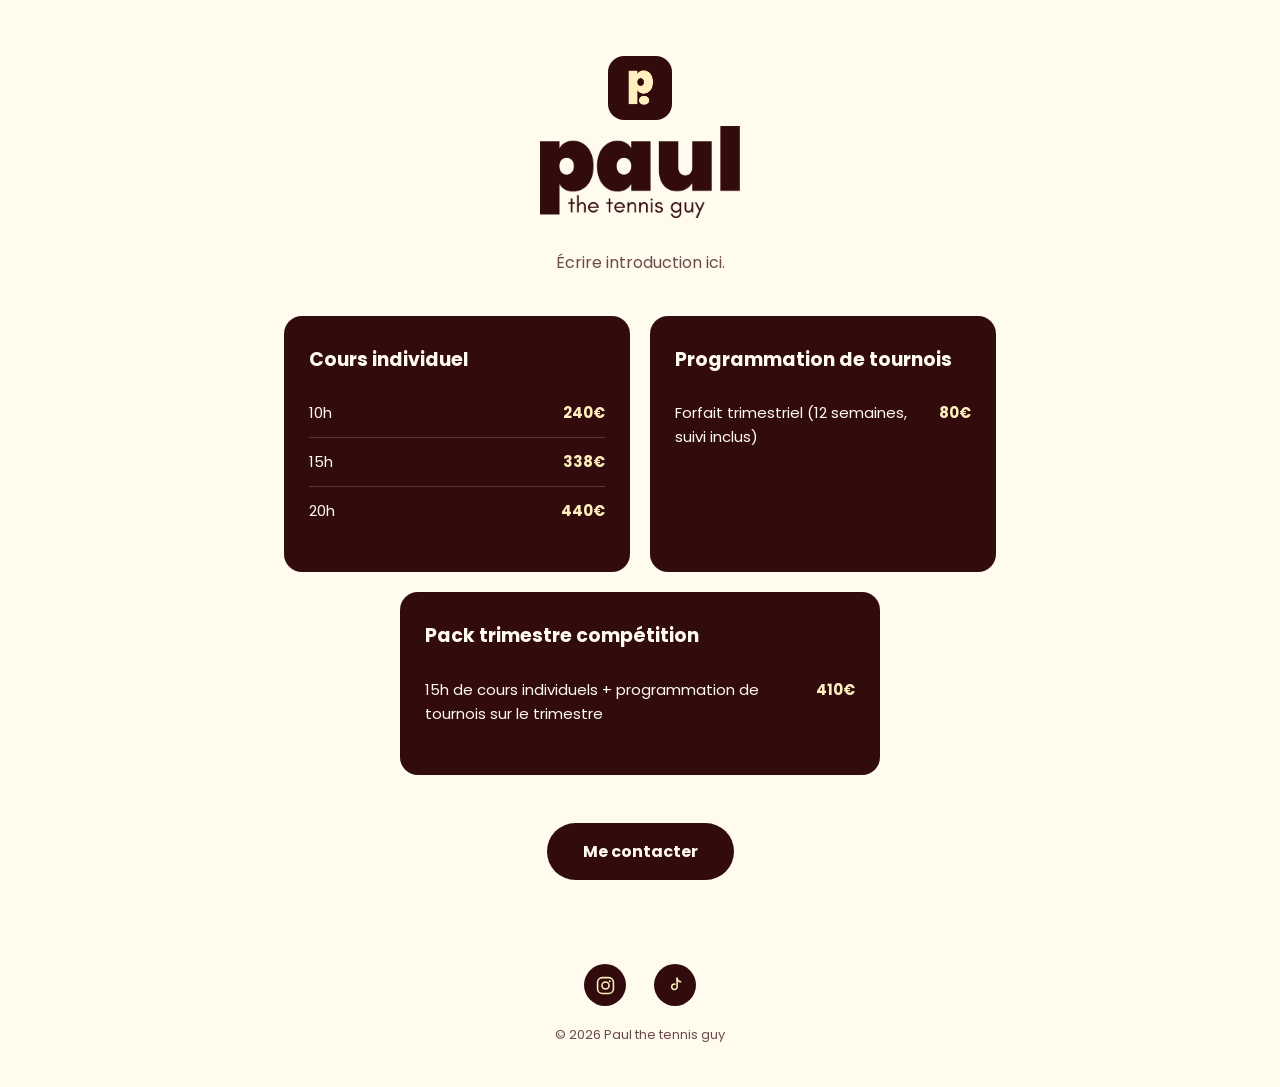
<file: index.html>
<!DOCTYPE html>
<html lang="fr">
<head>
<meta charset="UTF-8">
<meta name="viewport" content="width=device-width, initial-scale=1.0">
<title>Paul the tennis guy — Cours de tennis</title>

<!-- ==========================================================================
     MODIFIABLE : titre de l'onglet du navigateur ci-dessus (balise <title>)
     ========================================================================== -->

<!-- Police Poppins chargée depuis Google Fonts (gratuite).
     Glacial Indifference n'est pas dispo sur Google Fonts : voir style.css
     section 2 pour l'ajouter toi-même si tu as les fichiers de police. -->
<link rel="preconnect" href="https://fonts.googleapis.com">
<link href="https://fonts.googleapis.com/css2?family=Poppins:wght@400;600;700;800&display=swap" rel="stylesheet">

<link rel="stylesheet" href="style.css">
</head>
<body>
<div class="page">

  <!-- ========================================================================
       EN-TÊTE / LOGO
       MODIFIABLE : si tu as un fichier logo exporté (PNG/SVG), remplace tout
       le bloc <div class="logo-mark">...</div> par :
       <img src="assets/logo.png" alt="Paul the tennis guy" style="width:68px;height:68px;">
       ======================================================================== -->
  <header class="entete">
    <!-- MODIFIABLE : logo officiel (fichiers dans /assets). Fond bordeaux ici
         car cette page a un fond clair — sur la page contact (fond rouge),
         on utilise la version crème pour rester lisible. -->
    <img src="[data-uri]" alt="Paul the tennis guy" class="logo-mark-img">
    <img src="[data-uri]" alt="paul the tennis guy" class="logo-wordmark-img">
  </header>

  <div class="conteneur">

    <!-- ======================================================================
         PARAGRAPHE D'INTRODUCTION
         MODIFIABLE : remplace le texte "XXXXX" ci-dessous par ta présentation
         ====================================================================== -->
    <section class="intro">
      <p>Écrire introduction ici.</p>
    </section>

    <!-- ======================================================================
         TARIFS — deux colonnes
         MODIFIABLE : noms de prestations et prix.
         Colonne de gauche : ajoute/retire des <li> autant que nécessaire
         pour tes différentes prestations (cours individuel, duo, stage...).
         ====================================================================== -->
    <section class="tarifs" aria-label="Tarifs">

      <!-- Colonne 1 : prestations à l'unité -->
      <div class="carte-tarif carte-tarif--accent">
        <div class="carte-tarif__titre">Cours individuel</div>
        <ul class="liste-prestations">
          <li>
            <span class="prestation-nom">10h</span>
            <span class="prestation-prix">240€</span>
          </li>
          <li>
            <span class="prestation-nom">15h</span>
            <span class="prestation-prix">338€</span>
          </li>
          <li>
            <span class="prestation-nom">20h</span>
            <span class="prestation-prix">440€</span>
          </li>
        </ul>
      </div>

      <!-- Colonne 2 : programmation de tournois -->
      <div class="carte-tarif carte-tarif--accent">
        <div class="carte-tarif__titre">Programmation de tournois</div>
        <ul class="liste-prestations">
          <li>
            <span class="prestation-nom">Forfait trimestriel (12 semaines, suivi inclus)</span>
            <span class="prestation-prix">80€</span>
          </li>
        </ul>
      </div>

      <div class="carte-tarif carte-tarif--accent carte-tarif--centree">
        <div class="carte-tarif__titre">Pack trimestre compétition</div>
        <ul class="liste-prestations">
          <li>
            <span class="prestation-nom">15h de cours individuels + programmation de tournois sur le trimestre</span>
            <span class="prestation-prix">410€</span>
          </li>
        </ul>
      </div>

    </section>

    <!-- ======================================================================
         BOUTON VERS LE FORMULAIRE DE CONTACT
         MODIFIABLE : 
         - texte du bouton (actuellement "Me contacter")
         - lien du formulaire dans href (actuellement ton formulaire Notion)
         Le formulaire s'ouvre dans un nouvel onglet (target="_blank").
         ====================================================================== -->
    <div class="zone-cta">
      <a href="https://amusing-chicken-ad7.notion.site/3d8ff3b507dc80b79531e9013d52a9ff" class="bouton bouton--principal" target="_blank" rel="noopener noreferrer">Me contacter</a>
    </div>

  </div>

  <!-- ========================================================================
       PIED DE PAGE — RÉSEAUX SOCIAUX
       MODIFIABLE : remplace les href="#" par tes vrais liens Instagram / TikTok
       quand tu les auras (ex : href="https://instagram.com/tonpseudo")
       ======================================================================== -->
  <footer class="pied-de-page">
    <div class="reseaux">
      <a href="#" aria-label="Instagram">
        <svg viewBox="0 0 24 24" fill="none" xmlns="http://www.w3.org/2000/svg">
          <rect x="2" y="2" width="20" height="20" rx="6" stroke="#FFEFBE" stroke-width="2"/>
          <circle cx="12" cy="12" r="4.5" stroke="#FFEFBE" stroke-width="2"/>
          <circle cx="17.4" cy="6.6" r="1.2" fill="#FFEFBE"/>
        </svg>
      </a>
      <a href="#" aria-label="TikTok">
        <svg viewBox="0 0 24 24" fill="none" xmlns="http://www.w3.org/2000/svg">
          <path d="M14 3v10.6a3.4 3.4 0 1 1-2.6-3.3" stroke="#FFEFBE" stroke-width="2" stroke-linecap="round"/>
          <path d="M14 3c.4 2.3 2 4 4.4 4.3" stroke="#FFEFBE" stroke-width="2" stroke-linecap="round"/>
        </svg>
      </a>
    </div>
    <small>© 2026 Paul the tennis guy</small>
  </footer>

</div>
</body>
</html>
</file>
<file: style.css>
/* ==========================================================================
   PAUL THE TENNIS GUY — FEUILLE DE STYLE PARTAGÉE
   ==========================================================================
   Ce fichier est utilisé par index.html (landing) ET contact.html.
   Toutes les zones que tu peux vouloir modifier sont indiquées par un
   commentaire "MODIFIABLE :".
   ========================================================================== */

/* --------------------------------------------------------------------------
   1) COULEURS — MODIFIABLE : change juste les codes hexa ici, tout le site
      se met à jour automatiquement (couleurs venant de ta charte graphique).
   -------------------------------------------------------------------------- */
:root {
  --rouge1:        #541515; /* Rouge 1 */
  --jaune:          #FFEFBE; /* Jaune */
  --blanc-creme:    #FFFBED; /* Blanc (crème) */
  --bordeaux:       #320C0C; /* Bordeaux (le plus foncé) */

  /* Rôles attribués aux couleurs — change ici si tu veux inverser
     par ex. un fond bordeaux au lieu d'un fond crème */
  --couleur-fond:        var(--blanc-creme);
  --couleur-texte:       var(--bordeaux);
  --couleur-texte-doux:  #6b4a4a; /* gris-bordeaux pour texte secondaire */
  --couleur-accent:      var(--rouge1);
  --couleur-accent-fonce:var(--bordeaux);
  --couleur-carte:       #ffffff;
  --couleur-bouton-texte:var(--blanc-creme);
}

/* --------------------------------------------------------------------------
   1bis) VARIANTE "INVERSÉE" (utilisée sur la page contact)
   -------------------------------------------------------------------------- 
   MODIFIABLE : ajoute la classe "page--inversee" sur la balise <body> d'une
   page pour basculer sur un fond rouge avec le texte en crème, tout en
   gardant la même palette de marque. Change les variables ci-dessous si tu
   veux ajuster ce look (ex. remplacer --rouge1 par --bordeaux pour un fond
   encore plus foncé).
*/
body.page--inversee {
  --couleur-fond:         var(--rouge1);
  --couleur-texte:        var(--blanc-creme);
  --couleur-texte-doux:   rgba(255, 251, 237, 0.72);
  --couleur-carte:        var(--blanc-creme);
  --couleur-accent:       var(--rouge1);
  --couleur-accent-fonce: var(--jaune);
  --couleur-bouton-texte: var(--bordeaux);
}

/* --------------------------------------------------------------------------
   2) TYPOGRAPHIE — MODIFIABLE
   -------------------------------------------------------------------------- 
   Ta charte utilise deux polices : Poppins (titres/gras) et Glacial
   Indifference (texte courant). Poppins est chargée via Google Fonts
   (voir la balise <link> dans le <head> des pages HTML).

   Glacial Indifference N'EST PAS disponible sur Google Fonts (c'est une
   police payante/à licence séparée). Si tu possèdes les fichiers de police
   (.woff2), décommente et complète le bloc @font-face ci-dessous, dépose
   les fichiers dans /assets/fonts/, et le site l'utilisera automatiquement.
   En attendant, on utilise une police système proche (sans-serif) en repli.
*/

/*
@font-face {
  font-family: "Glacial Indifference";
  src: url("assets/fonts/GlacialIndifference-Regular.woff2") format("woff2");
  font-weight: 400;
  font-style: normal;
}
@font-face {
  font-family: "Glacial Indifference";
  src: url("assets/fonts/GlacialIndifference-Bold.woff2") format("woff2");
  font-weight: 700;
  font-style: normal;
}
*/

:root {
  --police-titres: "Poppins", sans-serif;
  --police-texte:  "Glacial Indifference", "Poppins", sans-serif;
}

* { box-sizing: border-box; }

html, body {
  margin: 0;
  padding: 0;
}

body {
  background: var(--couleur-fond);
  color: var(--couleur-texte);
  font-family: var(--police-texte);
  font-size: 17px;
  line-height: 1.6;
  -webkit-font-smoothing: antialiased;
}

h1, h2, h3 {
  font-family: var(--police-titres);
  font-weight: 700;
  margin: 0 0 0.5em 0;
  color: var(--couleur-texte);
}

a { color: inherit; }

img, svg { max-width: 100%; display: block; }

/* --------------------------------------------------------------------------
   3) STRUCTURE GÉNÉRALE
   -------------------------------------------------------------------------- */
.page {
  min-height: 100vh;
  display: flex;
  flex-direction: column;
}

.conteneur {
  width: 100%;
  max-width: 760px;
  margin: 0 auto;
  padding: 0 24px;
}

/* --------------------------------------------------------------------------
   4) EN-TÊTE / LOGO — MODIFIABLE
   -------------------------------------------------------------------------- 
   Le logo est fait en SVG directement dans le HTML (pas une image),
   ce qui permet de changer sa couleur facilement avec --couleur-accent.
   Si tu préfères utiliser ton propre fichier logo (PNG/SVG exporté),
   remplace le bloc <div class="logo">...</div> dans le HTML par :
   <img src="assets/logo.png" alt="Paul the tennis guy" class="logo-image">
*/
.entete {
  padding: 56px 0 24px;
  text-align: center;
}

.logo-mark {
  width: 68px;
  height: 68px;
  margin: 0 auto 18px;
  border-radius: 20px;
  background: var(--couleur-accent-fonce);
  display: flex;
  align-items: center;
  justify-content: center;
}

.logo-mark svg { width: 34px; height: 34px; }

.logo-texte {
  font-family: var(--police-titres);
  font-weight: 800;
  font-size: 30px;
  letter-spacing: -0.02em;
  color: var(--couleur-texte);
}

.logo-souslegende {
  font-family: var(--police-texte);
  font-size: 14px;
  color: var(--couleur-texte-doux);
  margin-top: -2px;
}

/* --------------------------------------------------------------------------
   4bis) LOGO EN VRAIS FICHIERS IMAGE (mark + wordmark fournis par l'utilisateur)
   -------------------------------------------------------------------------- 
   MODIFIABLE : 
   - "logo-mark-img" = le pictogramme carré "P."
   - "logo-wordmark-img" = le logo texte "paul the tennis guy"
   Pour changer la taille, ajuste juste "width" / "max-width" ci-dessous.
*/
.logo-mark-img {
  width: 64px;
  height: 64px;
  margin: 0 auto 6px; /* espace réduit entre le pictogramme et le mot "paul" */
  display: block;
  border-radius: 16px;
}

.logo-wordmark-img {
  max-width: 200px;
  width: 100%;
  height: auto;
  margin: 0 auto;
  display: block;
}

/* --------------------------------------------------------------------------
   5) INTRO / PARAGRAPHE — MODIFIABLE : texte dans le HTML (balise <p id="intro">)
   -------------------------------------------------------------------------- */
.intro {
  text-align: center;
  padding: 8px 0 40px;
}

.intro p {
  max-width: 480px;
  margin: 0 auto;
  color: var(--couleur-texte-doux);
  font-size: 16px;
}

/* --------------------------------------------------------------------------
   6) TARIFS — MODIFIABLE : contenu dans le HTML, styles ici
   -------------------------------------------------------------------------- */
.tarifs {
  display: grid;
  grid-template-columns: 1fr 1fr;
  gap: 20px;
  padding: 0 0 40px;
}

@media (max-width: 620px) {
  .tarifs { grid-template-columns: 1fr; }
}

.carte-tarif {
  background: var(--couleur-carte);
  border: 1.5px solid rgba(50, 12, 12, 0.12);
  border-radius: 18px;
  padding: 28px 24px;
  display: flex;
  flex-direction: column;
}

.carte-tarif__titre {
  font-family: var(--police-titres);
  font-weight: 700;
  font-size: 19px;
  margin-bottom: 14px; /* espace sous le titre (pas de sous-titre actuellement) */
}

.carte-tarif__soustitre {
  font-size: 14px;
  color: var(--couleur-texte-doux);
  margin-bottom: 20px;
}

.liste-prestations {
  list-style: none;
  margin: 0 0 8px;
  padding: 0;
  flex-grow: 1;
}

.liste-prestations li {
  display: flex;
  justify-content: space-between;
  align-items: baseline;
  gap: 12px;
  padding: 12px 0;
  border-top: 1px solid rgba(50, 12, 12, 0.1);
}

.liste-prestations li:first-child { border-top: none; }

.prestation-nom { font-size: 15px; }

.prestation-prix {
  font-family: var(--police-titres);
  font-weight: 700;
  font-size: 15px;
  white-space: nowrap;
  color: var(--couleur-accent);
}

.carte-tarif--accent {
  background: var(--couleur-accent-fonce);
  border-color: transparent;
  color: var(--couleur-fond);
}
.carte-tarif--accent .carte-tarif__titre,
.carte-tarif--accent .carte-tarif__soustitre { color: var(--couleur-fond); }
.carte-tarif--accent .liste-prestations li { border-top-color: rgba(255,255,255,0.18); }
.carte-tarif--accent .prestation-prix { color: var(--jaune); }

/* MODIFIABLE : ajoute cette classe à une carte pour qu'elle s'étende sur
   toute la largeur des deux colonnes et reste centrée (ex. une 3e carte
   ajoutée sous les deux premières) */
.carte-tarif--centree {
  grid-column: 1 / -1;
  max-width: 480px;
  margin: 0 auto;
  width: 100%;
}

.tarif-note {
  font-size: 13px;
  color: var(--couleur-texte-doux);
  margin-top: 4px;
}
.carte-tarif--accent .tarif-note { color: rgba(255,251,237,0.7); }

/* --------------------------------------------------------------------------
   7) BOUTONS — MODIFIABLE : couleur héritée de --couleur-accent / accent-fonce
   -------------------------------------------------------------------------- */
.bouton {
  display: inline-block;
  font-family: var(--police-titres);
  font-weight: 700;
  font-size: 16px;
  text-decoration: none;
  padding: 16px 36px;
  border-radius: 100px;
  transition: transform 0.15s ease, opacity 0.15s ease;
}

.bouton--principal {
  background: var(--couleur-accent-fonce);
  color: var(--couleur-bouton-texte);
}

.bouton--principal:hover { opacity: 0.88; }
.bouton--principal:focus-visible { outline: 3px solid var(--jaune); outline-offset: 2px; }

.zone-cta {
  text-align: center;
  padding: 8px 0 56px;
}

/* --------------------------------------------------------------------------
   8) SECTION CONTACT (page contact.html) — MODIFIABLE
   -------------------------------------------------------------------------- */
.bloc-contact {
  padding: 0 0 48px;
  display: grid;
  grid-template-columns: 1fr 1fr;
  gap: 32px;
}

/* MODIFIABLE : utilisée quand il n'y a que le formulaire (plus de bloc
   "coordonnées" à côté) — une seule colonne centrée */
.bloc-contact--seul {
  grid-template-columns: 1fr;
  max-width: 480px;
  margin: 0 auto;
}

@media (max-width: 620px) {
  .bloc-contact { grid-template-columns: 1fr; }
}

.carte-contact {
  background: var(--couleur-carte);
  border: 1.5px solid rgba(50, 12, 12, 0.12);
  border-radius: 18px;
  padding: 28px 24px;
  /* La carte reste toujours claire (même sur la page inversée), donc son
     texte reste toujours foncé, indépendamment de --couleur-texte */
  color: var(--bordeaux);
}

.carte-contact h2 {
  font-size: 18px;
  margin-bottom: 18px;
  color: var(--bordeaux);
}

.champ {
  margin-bottom: 16px;
}

.champ label {
  display: block;
  font-size: 13px;
  font-weight: 700;
  font-family: var(--police-titres);
  margin-bottom: 6px;
}

.champ input,
.champ textarea {
  width: 100%;
  font-family: var(--police-texte);
  font-size: 15px;
  padding: 12px 14px;
  border-radius: 10px;
  border: 1.5px solid rgba(50, 12, 12, 0.18);
  background: var(--blanc-creme);
  color: var(--bordeaux);
}

.champ textarea { resize: vertical; min-height: 110px; }

.champ input:focus,
.champ textarea:focus {
  outline: none;
  border-color: var(--couleur-accent);
}

.bouton-form {
  width: 100%;
  border: none;
  cursor: pointer;
  font-family: var(--police-titres);
  font-weight: 700;
  font-size: 15px;
  padding: 14px;
  border-radius: 10px;
  background: var(--couleur-accent-fonce);
  color: var(--couleur-bouton-texte);
}
.bouton-form:hover { opacity: 0.9; }

.coordonnee {
  display: flex;
  align-items: flex-start;
  gap: 12px;
  padding: 14px 0;
  border-top: 1px solid rgba(50, 12, 12, 0.1);
}
.coordonnee:first-of-type { border-top: none; padding-top: 0; }

.coordonnee__icone {
  width: 20px;
  height: 20px;
  flex-shrink: 0;
  margin-top: 2px;
  color: var(--couleur-accent);
}

.coordonnee__label {
  font-size: 12px;
  font-weight: 700;
  font-family: var(--police-titres);
  text-transform: uppercase;
  letter-spacing: 0.04em;
  color: var(--couleur-texte-doux);
  margin-bottom: 2px;
}

.coordonnee__valeur { font-size: 15px; }

/* --------------------------------------------------------------------------
   9) PIED DE PAGE / RÉSEAUX SOCIAUX — MODIFIABLE : liens href dans le HTML
   -------------------------------------------------------------------------- */
.pied-de-page {
  margin-top: auto;
  padding: 28px 0 40px;
  text-align: center;
}

.reseaux {
  display: flex;
  justify-content: center;
  gap: 28px; /* MODIFIABLE : espace entre les icônes Instagram / TikTok */
  margin-bottom: 14px;
}

.reseaux a {
  width: 42px;
  height: 42px;
  border-radius: 50%;
  background: var(--bordeaux); /* MODIFIABLE : couleur des cercles réseaux sociaux (fixe, pour garder un bon contraste sur fond clair comme sur fond rouge) */
  display: flex;
  align-items: center;
  justify-content: center;
  transition: transform 0.15s ease, opacity 0.15s ease;
}
.reseaux a:hover { transform: translateY(-2px); }
.reseaux a svg { width: 19px; height: 19px; }

.pied-de-page small {
  color: var(--couleur-texte-doux);
  font-size: 13px;
}

/* Lien discret retour à l'accueil (page contact) */
.lien-retour {
  display: inline-block;
  margin-bottom: 24px;
  font-size: 14px;
  color: var(--couleur-texte-doux);
  text-decoration: none;
}
.lien-retour:hover { color: var(--couleur-accent); }
</file>
